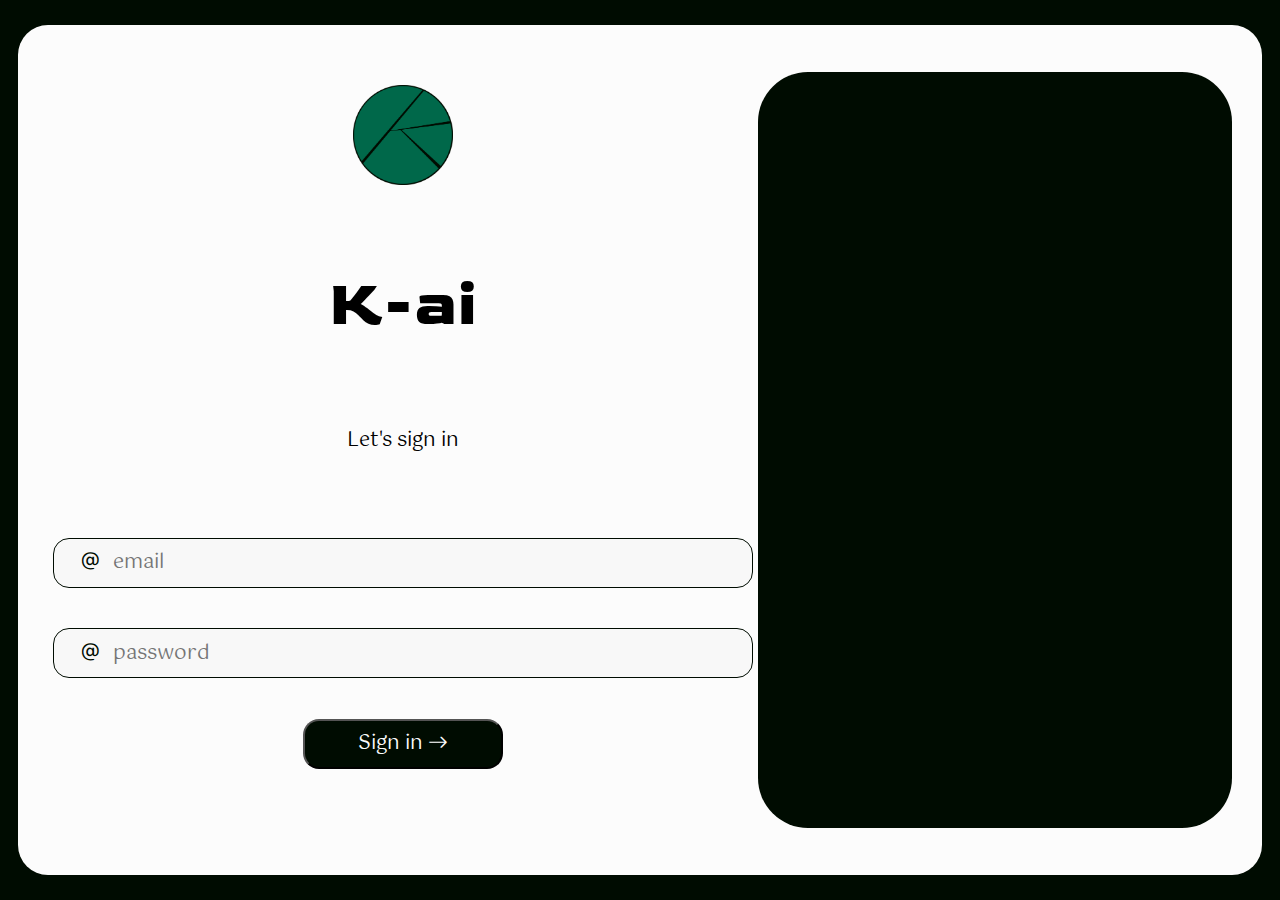
<file: index.html>
<!DOCTYPE html>
<html lang="pt-br">
<head>
    <meta charset="UTF-8">
    <meta name="viewport" content="width=device-width, initial-scale=1.0">
    <link rel="icon" type="image/jpg" href="./img/logokai.png" />
    <link rel="preconnect" href="https://fonts.googleapis.com">
    <link rel="preconnect" href="https://fonts.gstatic.com" crossorigin>
    <link href="https://fonts.googleapis.com/css2?family=Goldman:wght@400;700&family=Gotu&display=swap" rel="stylesheet">
    <link rel="stylesheet" href="https://cdn.jsdelivr.net/npm/bootstrap-icons@1.11.3/font/bootstrap-icons.min.css">
    <!-- LINKS CSS -->
    <link rel="stylesheet" href="./css/reset.css">
    <link rel="stylesheet" href="./css/root.css">
    <link rel="stylesheet" href="./css/style.css">
    <!-- LINKS JS -->
    <script src="./js/signin.js" defer></script>
    <title>K-AI | Login</title>
</head>
<body>
    <main>
        <div class="content">
            <img src="./img/logokai.png" alt="pic" class="logo">
            <h1>K-ai</h1>
            <p>Let's sign in</p>
            <div class="form">
                <div class="input">
                    <i class="bi bi-at"></i>
                    <input type="text" placeholder="email" id="email">
                </div>
                <div class="input">
                    <i class="bi bi-at"></i>
                    <input type="password" placeholder="password" id="password">
                </div>
            </div>
            <button id="signin">Sign in <i class="bi bi-arrow-right"></i></button>
        </div>
        <div class="ad"></div>
    </main>
</body>
</html>
</file>
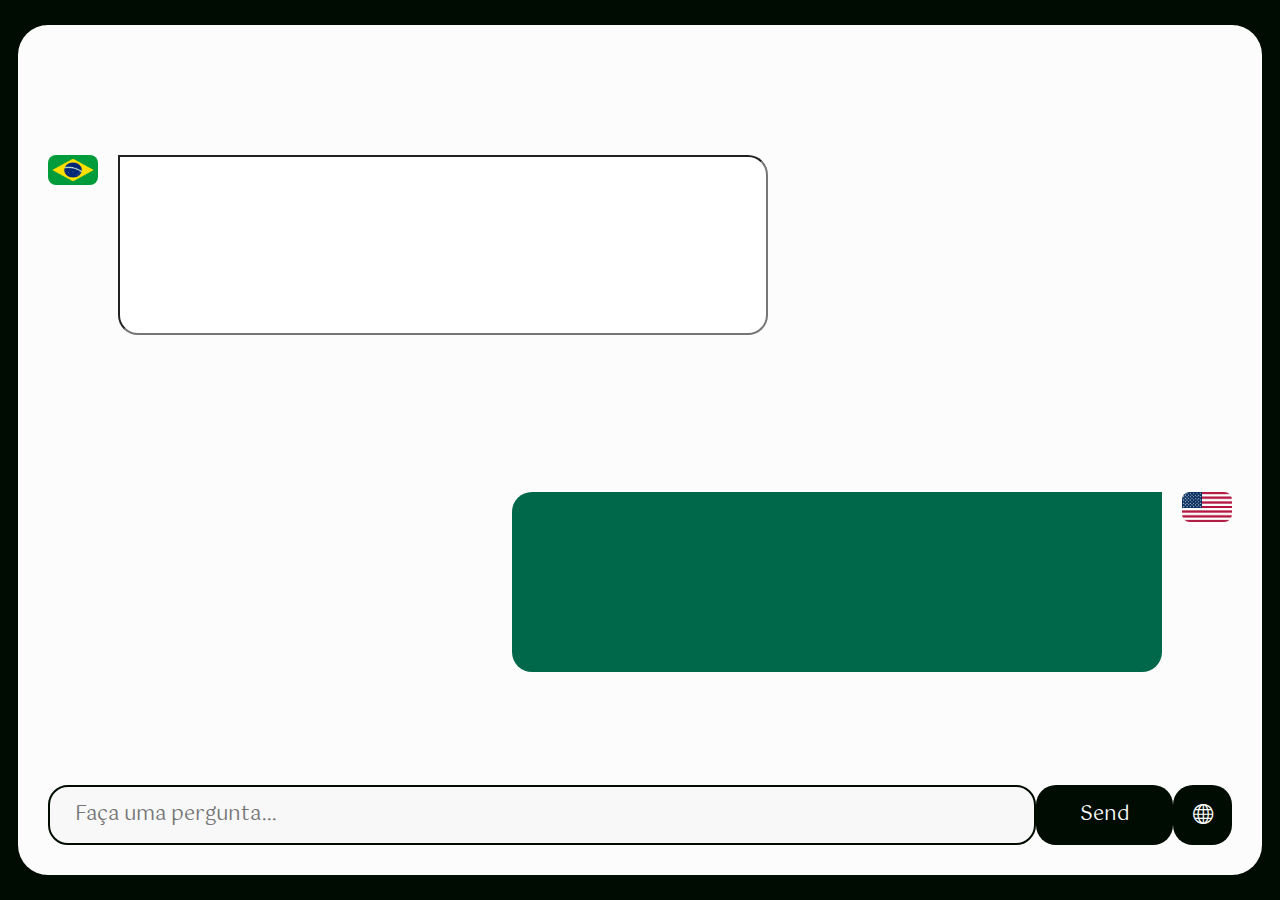
<file: pages/home.html>
<!DOCTYPE html>
<html lang="pt-br">
<head>
    <meta charset="UTF-8">
    <meta name="viewport" content="width=device-width, initial-scale=1.0">
    <link rel="icon" type="image/jpg" href="./img/logokai.png" />
    <link rel="preconnect" href="https://fonts.googleapis.com">
    <link rel="preconnect" href="https://fonts.gstatic.com" crossorigin>
    <link href="https://fonts.googleapis.com/css2?family=Goldman:wght@400;700&family=Gotu&display=swap" rel="stylesheet">
    <link rel="stylesheet" href="https://cdn.jsdelivr.net/npm/bootstrap-icons@1.11.3/font/bootstrap-icons.min.css">
    <!-- LINKS CSS -->
    <link rel="stylesheet" href="../css/reset.css">
    <link rel="stylesheet" href="../css/root.css">
    <link rel="stylesheet" href="../css/home.css">
    <script src="../js/api_import.js" defer></script>
    <title>K-AI | Home</title>
</head>
<body>
    <main>
        <div class="answer-pt">
            <img src="../img/brazil.png" alt="brazil">
            <input type="text" class="answer-pt-input" readonly id="answer-pt">
        </div>


        <div class="answer-en">
            <input type="text" class="answer-en-input" readonly id="answer">
            <img src="../img/eua.png" alt="united-states">
        </div>


        <div class="input-button">
            <input type="text" class="question" id="question" placeholder="Faça uma pergunta...">
            <button class="send-button" id="send-button">Send</button>
            <button class="translate-button">
                <i class="bi bi-globe"></i>
            </button>
        </div>
    </main>
</body>
</html>
</file>
<file: css/root.css>
:root{

    /*  FONTS */
    --gotu: "Gotu", sans-serif;
    --goldman: "Goldman", sans-serif;

    /* COLOURS  */
    --black: #000C01;
    --green: #00684A;
    --gray: #929292;
    --light-gray: #F8F8F8;
    --white: #FCFCFC;
}
</file>
<file: css/style.css>
body{
    height: 100vh;
    width: 100vw;
    background: var(--black);
    display: grid;
}
main{
    height: 94.44%;
    width: 97.22%;
    background: var(--white);
    padding: 25px 30px 25px 30px;
    display: flex;
    border-radius: 30px;
    justify-self: center;
    align-self: center;
    justify-content: space-between;
}
.content{
    height: 100%;
    width: 60%;
    display: grid;
    padding-top: 35px;
    justify-content: center;
}
.logo{
    height: 100px;
    width: 100px;
    justify-self: center;
}
h1{
    font-size: 64px;
    font-family: var(--goldman);
    justify-self: center;
}
p{
    font-size: 20px;
    font-family: var(--gotu);
    justify-self: center;
}
.form{
    display: grid;
    justify-self: center;
}
.input{
    height: 50px;
    width: 700px;
    border: 1px solid var(--black);
    background: var(--light-gray);
    border-radius: 16px;
    padding-left: 25px;
    display: flex;
    justify-content: space-between;
    align-items: center;
    overflow: hidden;
}
.bi-at{
    font-size: 24px;
    color: var(--black);
}
input{
    height: 100%;
    width: 95%;
    border: 0;
    outline: 0;
    background: none;
    color: var(--gray);
    font-size: 20px;
    font-family: var(--gotu);
}
button{
    height: 50px;
    width: 200px;
    background: var(--black);
    color: var(--white);
    font-family: var(--gotu);
    font-size: 20px;
    border-radius: 16px;
    justify-self: center;
}
.ad{
    height: 94.50%;
    width: 40%;
    background: var(--black);
    border-radius: 50px;
    align-self: center;
}
.bi-arrow-right{
    color: var(--white);
}
</file>
<file: css/home.css>
body{
    height: 100vh;
    width: 100vw;
    background: var(--black);
    display: grid;
}
main{
    height: 94.44%;
    width: 97.22%;
    background: var(--white);
    padding: 30px;
    display: grid;
    border-radius: 30px;
    justify-self: center;
    align-self: center;
}

/* ANSWER PT */
.answer-pt{
    padding-top: 100px;
    width: 100%;
    display: flex;
    gap: 20px;
}
.answer-pt-input{
    height: 180px;
    width: 650px;
    border-radius: 0 20px 20px 20px;
    outline: 0;
    font-size: 20px;
    font-family: var(--gotu);
    color: var(--gray);
}
.answer-pt-input::placeholder{
    font-family: var(--gotu);
    color: var(--gray);
}

/* ANSWER EN */
.answer-en{
    padding-top: 100px;
    width: 100%;
    display: flex;
    gap: 20px;
    justify-content: flex-end;
}
.answer-en-input{
    height: 180px;
    width: 650px;
    background: var(--green);
    border-radius: 20px 0 20px 20px;
    border: 0;
    outline: 0;
    font-size: 20px;
    font-family: var(--gotu);
    color: #FFF;
}
.answer-en-input::placeholder{
    font-family: var(--gotu);
    color: #FFF;
}


/* IMG */
img{
    height: 30px;
    width: 50px;
    border-radius: 8px;
}
/* INPUT BUTTON */
.input-button{
    width: 100%;
    display: flex;
    justify-content: space-between;
    align-items: flex-end;
}
.question{
    height: 60px;
    width: 85%;
    border: 2px solid var(--black);
    background: var(--light-gray);
    padding-left: 25px;
    outline: 0;
    border-radius: 20px;
    font-size: 20px;
    font-family: var(--gotu);
    color: var(--gray);
}
.send-button{
    height: 60px;
    width: 140px;
    background: var(--black);
    border: 0;
    color: var(--white);
    font-size: 20px;
    font-family: var(--gotu);
    border-radius: 20px;
}
.send-button:hover{
    transform: scale(1.1);
    transition: 0.4s ease;
}
.translate-button{
    height: 60px;
    width: 60px;
    background: var(--black);
    border: 0;
    color: var(--white);
    font-size: 20px;
    border-radius: 20px;
}
.translate-button:hover{
    transform: scale(1.1);
    transition: 0.4s ease;
}
</file>
